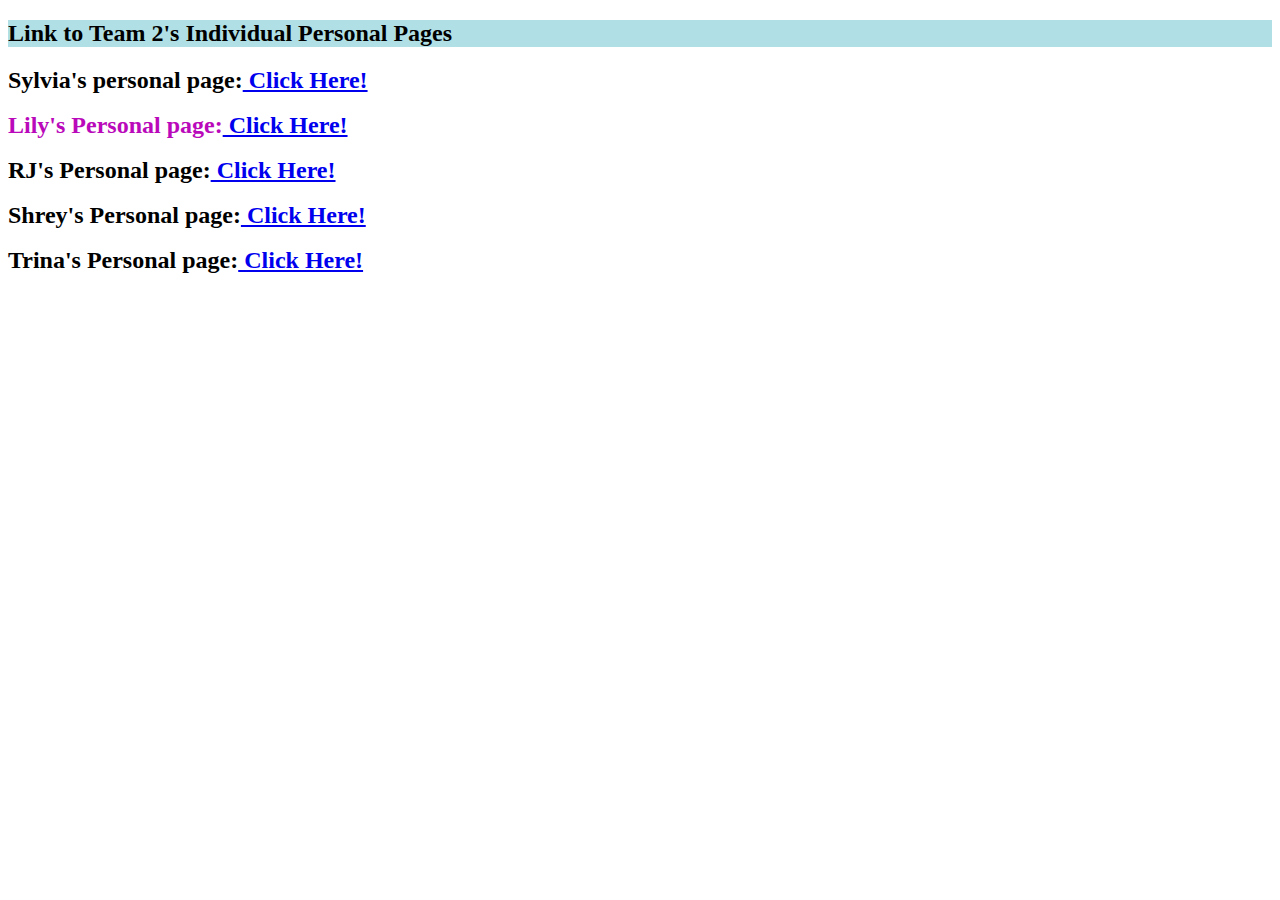
<file: Index.html>
<!DOCTYPE html>
<html>
<head>
    <!--Sylvia - Changed sizing on font-->
    <title>Welcome to Team 2's HTML Index page</title>
</head>
<body>
    <!--Sylvia's coding section-->
        <!--Sylvia - Changed the heading type-->
        <!--Sylvia - Testing font size on title-->
    <!--Sylvia added 2nd Heading + Link to her own personal Page-->
         <!--Lily Added color to the first header-->
                <h2 style="background-color:powderblue;" >Link to Team 2's Individual Personal Pages</h2>
            <!--Sylvia - Changed personal website link-->
            <p>
                <!--Sylvia - Bolded the tag so it's easier to see-->
                    <!--Sylvia Changed font size-->
                        <!--Sylvia Added a Missing Space-->
                        <!--Sylvia - Changed reference page location-->
                <font size="+2"><b>Sylvia's personal page:<a href="Sylviale101.html"> Click Here!</a></b></font><!--Mark's comment 7/17: Replace the font tag with a span that has a style attribute!-->
                <!--Sylvia - Added a Line Break-->
                <br>
                <!--Sylvia - Added another line break for organization-->
                <br>
                <!--Sylvia - Added Lily's Web Page-->
                <!--Sylvia - Changed Phrasing to Lily's page-->
                <!--Sylvia - Reorganized tags. Some tags weren't matched.-->
                <!--Sylvia - Forgot to end font tag-->
                <!--Sylvia - Forgot to end font tag-->
                <!--Lily Added color to the personal page name-->
                <!--Sylvia Changed source Reference location-->
                <font size="+2" style="color:rgb(186, 9, 186)"><b>Lily's Personal page:<a href="Lily-CS.html"> Click Here!</a></b></font><!--Mark's comment 7/9: While these links work, standard practice is to not specify location of resources absolutely when they are located in the same folder as the current page. href="Lily-CS.html" is all you need since that file is in the same folder as Team2Index.html. Also, since I mentioned it, you should rename Team2Index.html to index.html-->
                <!--RJ - Adding a link to my web page-->
                <br>
                <!--RJ - Added a line break for organization as well-->
                <!--Sylvia - Changed Source Ref location-->
                <br>
                <font size="+2"><b>RJ's Personal page:<a href="RjCSS/rjmayo.html"> Click Here!</a></b></font>
                <br>
                <br>
                <font size="+2"><b>Shrey's Personal page:<a href="ShreyCSS.html"> Click Here!</a></b></font>
                <!--Trina - Adding my part here, Please let me know if things need to be fixed -->
                <!--Sylvia - Changed Source Ref location and removed unnecessary line spaces-->
                <br>
                <br>
                <font size="+2"><b>Trina's Personal page:<a href="givemeabetterusername.html"> Click Here!</a></b></font>
            </p>
    <!--Sylvia's coding section ends here-->
</body>
</html>
</file>
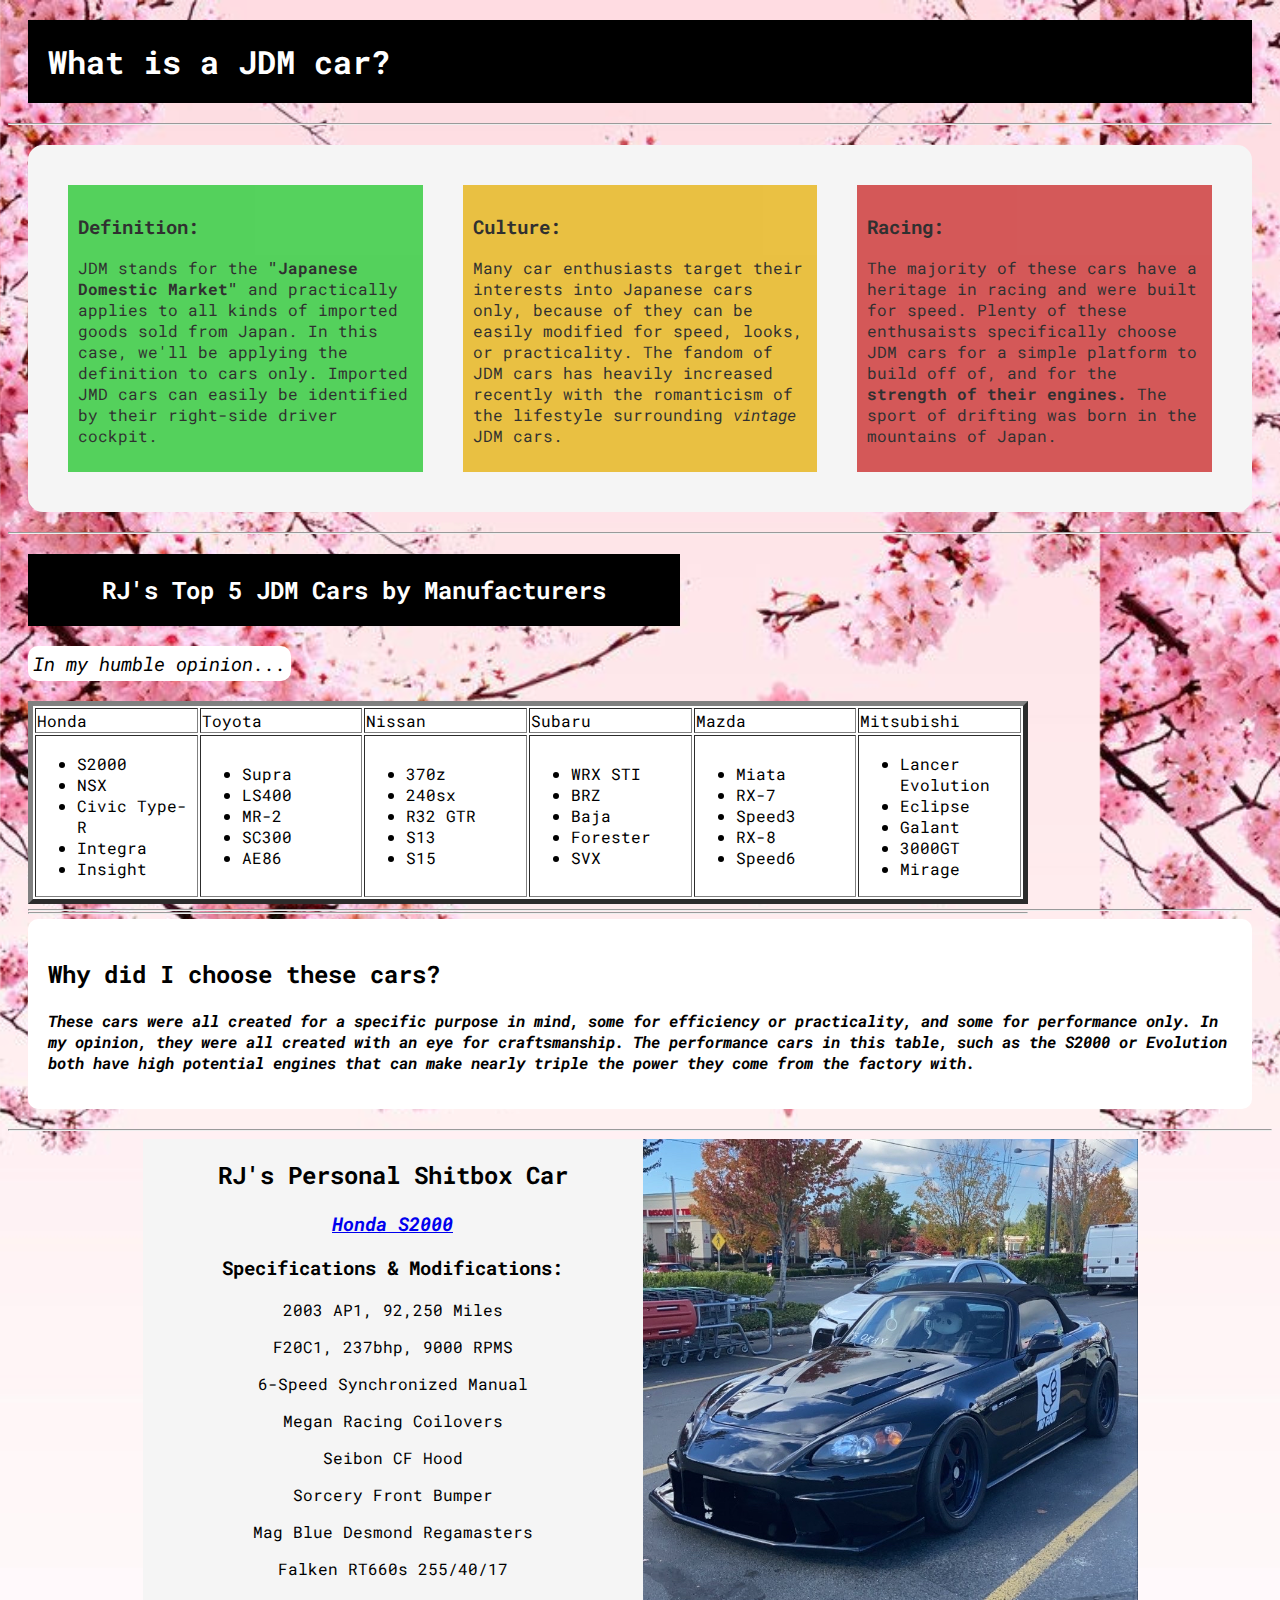
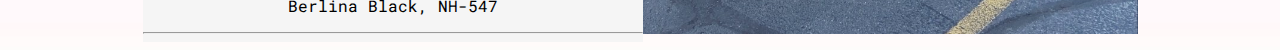
<file: rjmayo.html>
<!DOCTYPE html>
<html>
  <head>
    <title>JDM Cars</title>
    <style>
      @import url('https://fonts.googleapis.com/css2?family=Roboto+Mono&display=swap');
      body {
        background-image: url("Images/RJ/rjbackground.jpg") ;
        background-repeat: repeat;
        font-family: 'Roboto Mono', monospace;
        background-size: contain;
      }

      body > h1 {
        background: black;
        color: white;
        padding: 20px;
        margin: 20px;
      }

      .meanings {
        background: whitesmoke;
        padding: 20px;
        margin: 20px;
        display: flex;
        flex-direction: row;
        border-radius: 15px;
      }

      .definition:hover, .culture:hover, .racing:hover {
        opacity: 100%;
      }

      .definition {
        background: #2dc937;
        width: 75%;
        opacity: 80%;
        padding: 10px;
        margin: 20px;
      }

      .culture {
        background: #e7b416;
        width: 75%;
        opacity: 80%;
        padding: 10px;
        margin: 20px;
      }

      .racing {
        background: #cc3232;
        width: 75%;
        opacity: 80%;
        padding: 10px;
        margin: 20px;
      }

      .table {
        background: white;
        width: 1000px;
        height: 200px;
      }

      .RJ {
        margin: 20px;
      }

       .RJ > h2 {
        padding: 20px;
        background: black;
        color: white;
        width: 50%;
        text-align: center;
      }

      .RJ > p {
        font-size: larger;
        background: white;
        padding: 5px;
        border-radius: 10px;
        width: fit-content;
      }

      .Why {
        background: white;
        padding: 20px;
        border-radius: 10px;
      }

      #reason {
        font-weight: bold;
        font-style: italic;
      }

      .s2k {
        background: whitesmoke;
        text-align: center;
        width: 500px;
      }

      #flex {
        display: flex;
        flex-direction: row;
        justify-content: center;
      }

      #image {
        width: 495px;
        height: 495px;
        object-fit: cover;
      }
    </style>
  </head>
  <body>
    <h1>What is a <strong>JDM</strong> car?</h1>
    <hr>
    <div class="meanings">
      <div class="definition">
        <h3>Definition:</h3>
        <p>
          JDM stands for the <strong>"Japanese Domestic Market"</strong> and practically applies to
          all kinds of imported goods sold from Japan. In this case, we'll be
          applying the definition to cars only. Imported JMD cars can easily be identified by
          their right-side driver cockpit.
        </p>
      </div>
      <div class="culture">
        <h3>Culture:</h3>
        <p>Many car enthusiasts target their interests into Japanese cars only,
          because of they can be easily modified for speed, looks, or practicality.
          The fandom of JDM cars has heavily increased recently with the
          romanticism of the lifestyle surrounding <em>vintage</em> JDM cars.
        </p>
      </div>
      <div class="racing">
        <h3>Racing:</h3>
        <p>The majority of these cars have a heritage in racing and were built
          for speed. Plenty of these enthusaists specifically choose JDM cars for
          a simple platform to build off of, and for the <strong>strength of their engines.</strong>
          The sport of drifting was born in the mountains of Japan.
        </p>
      </div>
    </div>
    <hr>
    <div class="RJ">
      <h2>RJ's Top 5 JDM Cars by Manufacturers</h2>
      <p>
        <em>In my humble opinion...</em>
      </p>
      <div class="table" >
        <table border ="5" width="1000">
          <tr>
            <td width="16%">Honda</td>
            <td width="16%">Toyota</td>
            <td width="16%">Nissan</td>
            <td width="16%">Subaru</td>
            <td width="16%">Mazda</td>
            <td width="16%">Mitsubishi</td>
          </tr>
          <tr>
            <td class="honda">
              <ul>
                <li>
                  S2000
                </li>
                <li>
                  NSX
                </li>
                <li>
                  Civic Type-R
                </li>
                <li>
                  Integra
                </li>
                <li>
                  Insight
                </li>
              </ul>
            </td>
            <td class="toyota">
              <ul>
                <li>
                  Supra
                </li>
                <li>
                  LS400
                </li>
                <li>
                  MR-2
                </li>
                <li>
                  SC300
                </li>
                <li>
                  AE86
                </li>
              </ul>
            </td>
            <td class="nissan">
              <ul>
                <li>
                  370z
                </li>
                <li>
                  240sx
                </li>
                <li>
                  R32 GTR
                </li>
                <li>
                  S13
                </li>
                <li>
                  S15
                </li>
              </ul>
            </td>
            <td class="subaru">
              <ul>
                <li>
                  WRX STI
                </li>
                <li>
                  BRZ
                </li>
                <li>
                  Baja
                </li>
                <li>
                  Forester
                </li>
                <li>
                  SVX
                </li>
              </ul>
            </td>
            <td class="mazda">
              <ul>
                <li>
                  Miata
                </li>
                <li>
                  RX-7
                </li>
                <li>
                  Speed3
                </li>
                <li>
                  RX-8
                </li>
                <li>
                  Speed6
                </li>
              </ul>
            </td>
            <td class="mitsubishi">
              <ul>
                <li>
                  Lancer Evolution
                </li>
                <li>
                  Eclipse
                </li>
                <li>
                  Galant
                </li>
                <li>
                  3000GT
                </li>
                <li>
                  Mirage
                </li>
              </ul>
            </td>
          </tr>
        </table>
        <hr>
      </div>
      <hr>
      <div class="Why">
        <h2>Why did I choose these cars?</h2>
        <p id="reason">
          These cars were all created for a specific purpose in mind, some for efficiency or practicality,
          and some for performance only. In my opinion, they were all created with an eye for craftsmanship.
          The performance cars in this table, such as the S2000 or Evolution both have high potential
          engines that can make nearly triple the power they come from the factory with.
        </p>
      </div>
    </div>
    <hr>
    <div id="flex">
      <div class="s2k">
        <h2>RJ's Personal Shitbox Car</h2>
        <h3>
          <a href="https://en.wikipedia.org/wiki/Honda_S2000"><em>Honda S2000</em></a>
        </h3>
          <h3>Specifications & Modifications:</h3>
          <p>2003 AP1, 92,250 Miles</p>
          <p>F20C1, 237bhp, 9000 RPMS</p>
          <p>6-Speed Synchronized Manual</p>
          <p>Megan Racing Coilovers</p>
          <p>Seibon CF Hood</p>
          <p>Sorcery Front Bumper</p>
          <p>Mag Blue Desmond Regamasters</p>
          <p>Falken RT660s 255/40/17</p>
          <p>Berlina Black, NH-547</p>
          <hr>
      </div>
      <img id= "image" src="Images/RJ/s2k.jpg" alt="RJ's S2000" title="Shitbox">
    </div>
  </body>
</html>
</file>
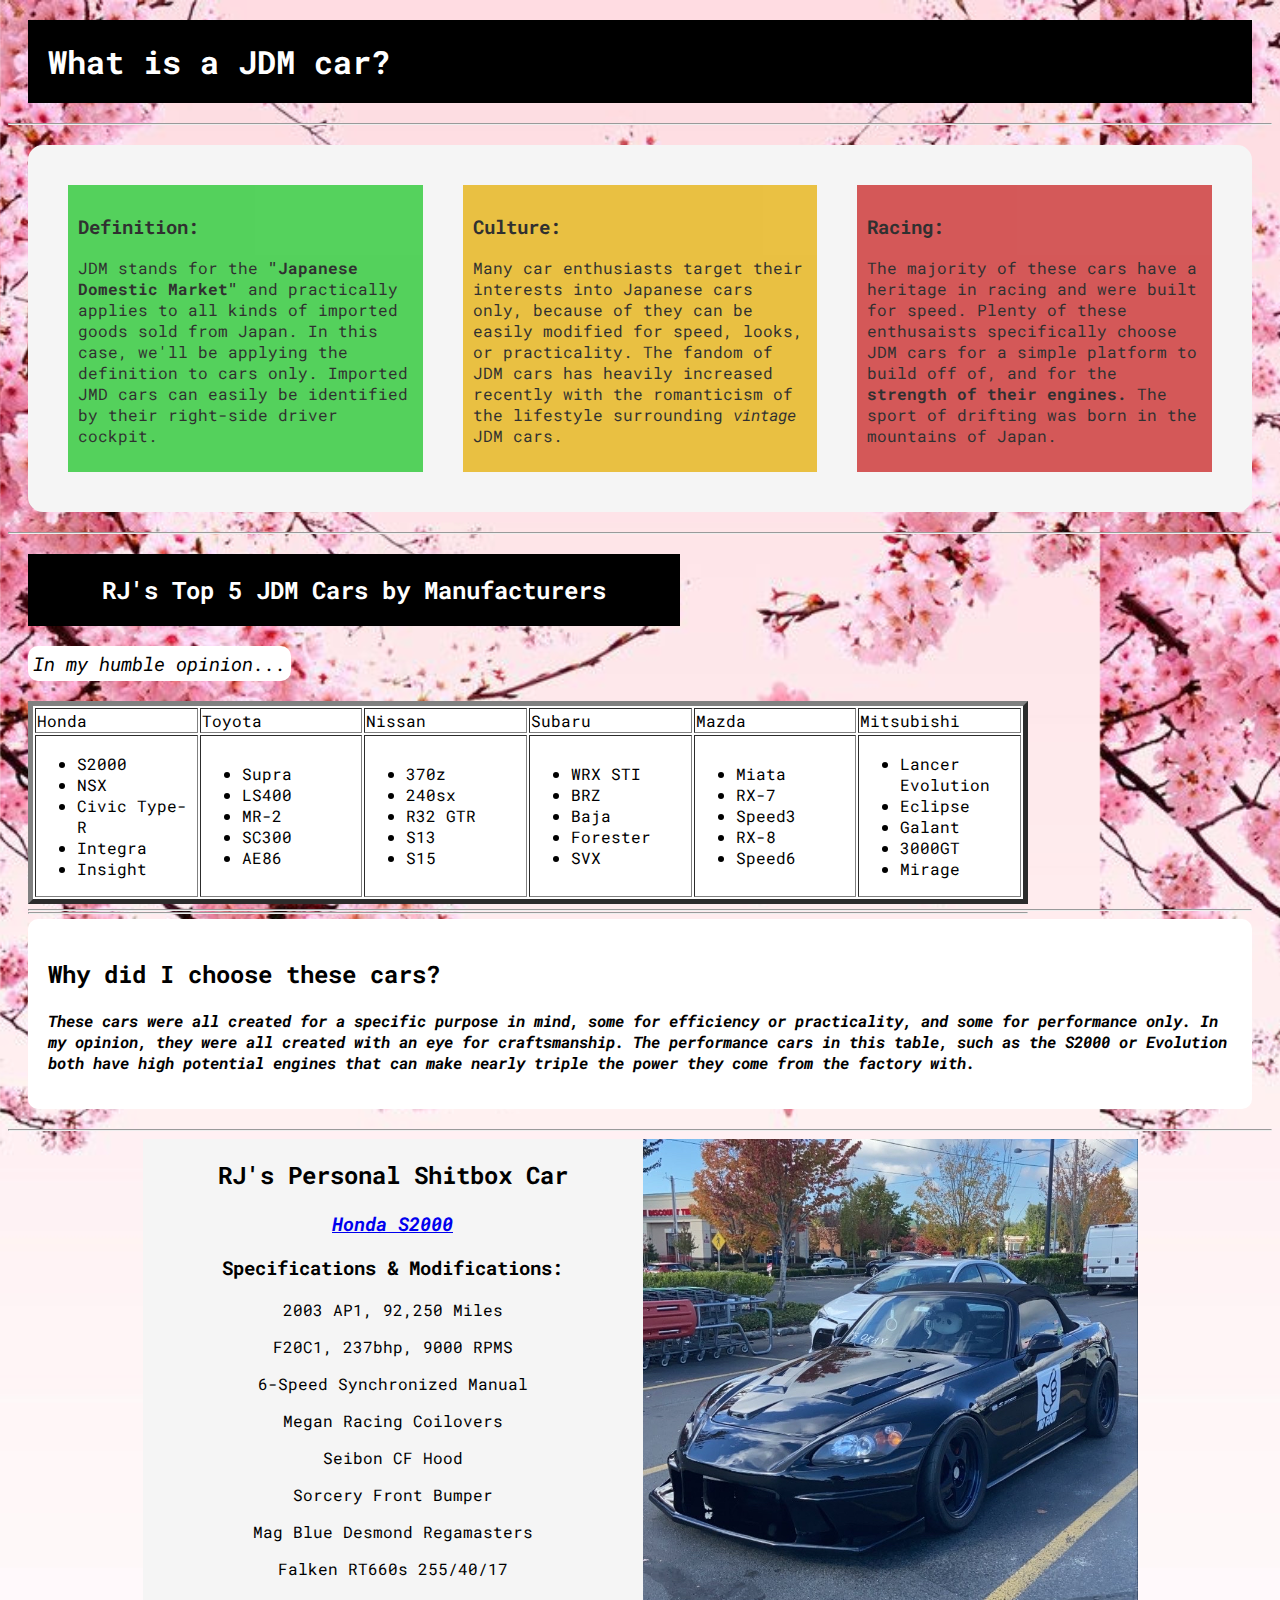
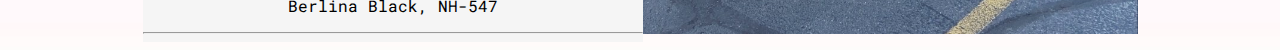
<file: RjCSS/rjmayo.html>
<!DOCTYPE html>
<html>
  <head>
    <title>JDM Cars</title><!--Mark's comment 7/17: missing linked external .css stylesheet.-->
    <link rel="stylesheet" href="styles.css">
    <style>
      @import url('https://fonts.googleapis.com/css2?family=Roboto+Mono&display=swap');
      body {
        background-image: url("Images/rjbackground.jpg") ;
        background-repeat: repeat;
        font-family: 'Roboto Mono', monospace;
        background-size: contain;
      }
    </style>
  </head>
  <body>
    <h1>What is a <strong>JDM</strong> car?</h1>
    <hr>
    <div class="meanings">
      <div class="definition">
        <h3>Definition:</h3>
        <p>
          JDM stands for the <strong>"Japanese Domestic Market"</strong> and practically applies to
          all kinds of imported goods sold from Japan. In this case, we'll be
          applying the definition to cars only. Imported JMD cars can easily be identified by
          their right-side driver cockpit.
        </p>
      </div>
      <div class="culture">
        <h3>Culture:</h3>
        <p>Many car enthusiasts target their interests into Japanese cars only,
          because of they can be easily modified for speed, looks, or practicality.
          The fandom of JDM cars has heavily increased recently with the
          romanticism of the lifestyle surrounding <em>vintage</em> JDM cars.
        </p>
      </div>
      <div class="racing">
        <h3>Racing:</h3>
        <p>The majority of these cars have a heritage in racing and were built
          for speed. Plenty of these enthusaists specifically choose JDM cars for
          a simple platform to build off of, and for the <strong>strength of their engines.</strong>
          The sport of drifting was born in the mountains of Japan.
        </p>
      </div>
    </div>
    <hr>
    <div class="RJ">
      <h2>RJ's Top 5 JDM Cars by Manufacturers</h2>
      <p>
        <em>In my humble opinion...</em>
      </p>
      <div class="table" >
        <table border ="5" width="1000"><!--Mark's comment 7/17: replace the border and width attributes with a stylesheet.-->
          <tr>
            <td width="16%">Honda</td>
            <td width="16%">Toyota</td>
            <td width="16%">Nissan</td>
            <td width="16%">Subaru</td>
            <td width="16%">Mazda</td>
            <td width="16%">Mitsubishi</td>
          </tr>
          <tr>
            <td class="honda">
              <ul>
                <li>
                  S2000
                </li>
                <li>
                  NSX
                </li>
                <li>
                  Civic Type-R
                </li>
                <li>
                  Integra
                </li>
                <li>
                  Insight
                </li>
              </ul>
            </td>
            <td class="toyota">
              <ul>
                <li>
                  Supra
                </li>
                <li>
                  LS400
                </li>
                <li>
                  MR-2
                </li>
                <li>
                  SC300
                </li>
                <li>
                  AE86
                </li>
              </ul>
            </td>
            <td class="nissan">
              <ul>
                <li>
                  370z
                </li>
                <li>
                  240sx
                </li>
                <li>
                  R32 GTR
                </li>
                <li>
                  S13
                </li>
                <li>
                  S15
                </li>
              </ul>
            </td>
            <td class="subaru">
              <ul>
                <li>
                  WRX STI
                </li>
                <li>
                  BRZ
                </li>
                <li>
                  Baja
                </li>
                <li>
                  Forester
                </li>
                <li>
                  SVX
                </li>
              </ul>
            </td>
            <td class="mazda">
              <ul>
                <li>
                  Miata
                </li>
                <li>
                  RX-7
                </li>
                <li>
                  Speed3
                </li>
                <li>
                  RX-8
                </li>
                <li>
                  Speed6
                </li>
              </ul>
            </td>
            <td class="mitsubishi">
              <ul>
                <li>
                  Lancer Evolution
                </li>
                <li>
                  Eclipse
                </li>
                <li>
                  Galant
                </li>
                <li>
                  3000GT
                </li>
                <li>
                  Mirage
                </li>
              </ul>
            </td>
          </tr>
        </table>
        <hr>
      </div>
      <hr>
      <div class="Why">
        <h2>Why did I choose these cars?</h2>
        <p id="reason">
          These cars were all created for a specific purpose in mind, some for efficiency or practicality,
          and some for performance only. In my opinion, they were all created with an eye for craftsmanship.
          The performance cars in this table, such as the S2000 or Evolution both have high potential
          engines that can make nearly triple the power they come from the factory with.
        </p>
      </div>
    </div>
    <hr>
    <div id="flex">
      <div class="s2k">
        <h2>RJ's Personal Shitbox Car</h2>
        <h3>
          <a href="https://en.wikipedia.org/wiki/Honda_S2000"><em>Honda S2000</em></a>
        </h3>
          <h3>Specifications & Modifications:</h3>
          <p>2003 AP1, 92,250 Miles</p>
          <p>F20C1, 237bhp, 9000 RPMS</p>
          <p>6-Speed Synchronized Manual</p>
          <p>Megan Racing Coilovers</p>
          <p>Seibon CF Hood</p>
          <p>Sorcery Front Bumper</p>
          <p>Mag Blue Desmond Regamasters</p>
          <p>Falken RT660s 255/40/17</p>
          <p>Berlina Black, NH-547</p>
          <hr>
      </div>
      <img id= "image" src="Images/s2k.jpg" alt="RJ's S2000" title="Shitbox">
    </div>
  </body>
</html>
</file>
<file: RjCSS/styles.css>
body > h1 {
  background: black;
  color: white;
  padding: 20px;
  margin: 20px;
}

.meanings {
  background: whitesmoke;
  padding: 20px;
  margin: 20px;
  display: flex;
  flex-direction: row;
  border-radius: 15px;
}

.definition:hover, .culture:hover, .racing:hover {
  opacity: 100%;
}

.definition {
  background: #2dc937;
  width: 75%;
  opacity: 80%;
  padding: 10px;
  margin: 20px;
}

.culture {
  background: #e7b416;
  width: 75%;
  opacity: 80%;
  padding: 10px;
  margin: 20px;
}

.racing {
  background: #cc3232;
  width: 75%;
  opacity: 80%;
  padding: 10px;
  margin: 20px;
}

.table {
  background: white;
  width: 1000px;
  height: 200px;
}

.RJ {
  margin: 20px;
}

 .RJ > h2 {
  padding: 20px;
  background: black;
  color: white;
  width: 50%;
  text-align: center;
}

.RJ > p {
  font-size: larger;
  background: white;
  padding: 5px;
  border-radius: 10px;
  width: fit-content;
}

.Why {
  background: white;
  padding: 20px;
  border-radius: 10px;
}

#reason {
  font-weight: bold;
  font-style: italic;
}

.s2k {
  background: whitesmoke;
  text-align: center;
  width: 500px;
}

#flex {
  display: flex;
  flex-direction: row;
  justify-content: center;
}

#image {
  width: 495px;
  height: 495px;
  object-fit: cover;
}
</file>
